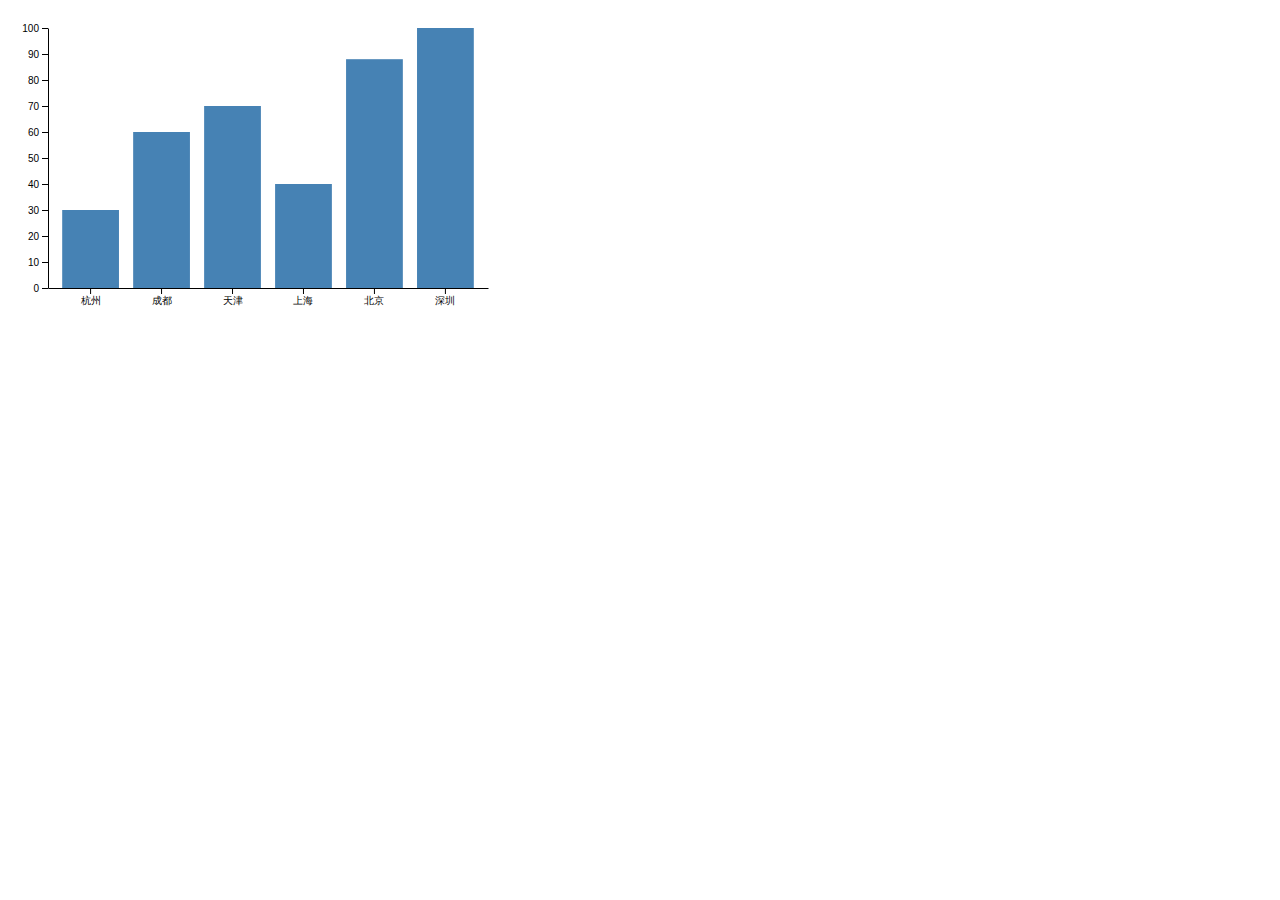
<file: demo-basic-bar/index.html>
<!DOCTYPE html>
<html lang="en">

<head>
    <meta charset="UTF-8">
    <meta name="viewport" content="width=device-width, initial-scale=1.0">
    <title>d3绘制基础柱形图</title>
    <script src="../lib/d3.min.js"></script>
</head>

<body>
    <div id="container"></div>


    <script>
        const height = 300;
        const width = 500;
        const margin = {
            top: 20,
            left: 40,
            right: 20,
            bottom: 20
        };

        const testData = [
            { name: '杭州', value: 30 },
            { name: '成都', value: 60 },
            { name: '天津', value: 70 },
            { name: '上海', value: 40 },
            { name: '北京', value: 88 },
            { name: '深圳', value: 100 }
        ];

        const x = d3.scaleBand().domain(d3.range(testData.length)).range([margin.left, width - margin.right]).padding(0.2);
        const y = d3.scaleLinear().domain([0, d3.max(testData, d => d.value)]).range([height - margin.bottom, margin.top]);

        function xAxis(g, x, offsetY, data) {
            return g.attr('transform', `translate(0, ${offsetY})`)
                .call(d3.axisBottom(x).ticks().tickSizeOuter(0).tickFormat(i => data[i].name));
        }

        function yAxis(g, y, offsetX) {
            return g.attr('transform', `translate(${offsetX}, 0)`)
                .call(d3.axisLeft(y).ticks().tickSizeOuter(0));
        }

        const svg = d3.select('#container').append('svg')
            .attr('height', height)
            .attr('width', width);

        const chart = svg.append('g');
        const gx = chart.append('g');
        const gy = chart.append('g');


        gx.call(xAxis, x, height - margin.bottom, testData);
        gy.call(yAxis, y, margin.left);

        chart.append('g').attr('fill', 'steelblue').selectAll('rect').data(testData).join('rect').transition().duration(500)
            .attr('x', (d, i) => x(i))
            .attr('y', d => y(d.value))
            .attr('height', d => y(0) - y(d.value))
            .attr('width', x.bandwidth());
    </script>
</body>

</html>
</file>
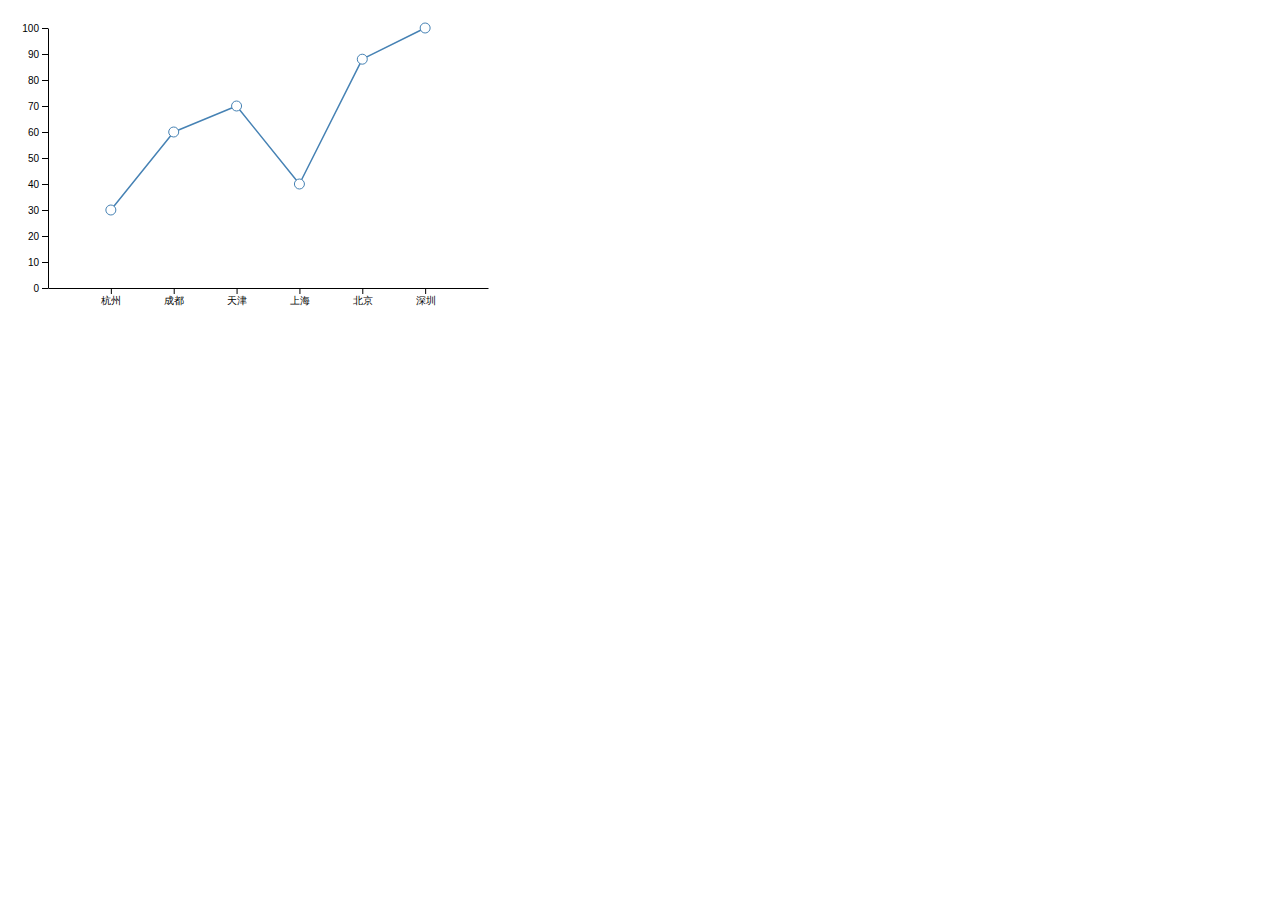
<file: demo-basic-line/index.html>
<!DOCTYPE html>
<html lang="en">

<head>
    <meta charset="UTF-8">
    <meta name="viewport" content="width=device-width, initial-scale=1.0">
    <title>d3绘制基础折线图</title>
    <script src="../lib/d3.min.js"></script>
</head>

<body>
    <div id="container"></div>


    <script>
        const height = 300;
        const width = 500;
        const margin = {
            top: 20,
            left: 40,
            right: 20,
            bottom: 20
        };

        const testData = [
            { name: '杭州', value: 30 },
            { name: '成都', value: 60 },
            { name: '天津', value: 70 },
            { name: '上海', value: 40 },
            { name: '北京', value: 88 },
            { name: '深圳', value: 100 }
        ];

        const x = d3.scaleBand().domain(d3.range(testData.length)).range([margin.left, width - margin.right]).padding(1);
        const y = d3.scaleLinear().domain([0, d3.max(testData, d => d.value)]).range([height - margin.bottom, margin.top]);

        function xAxis(g, x, offsetY, data) {
            return g.attr('transform', `translate(0, ${offsetY})`)
                .call(d3.axisBottom(x).ticks().tickSizeOuter(0).tickFormat(i => data[i].name));
        }

        function yAxis(g, y, offsetX) {
            return g.attr('transform', `translate(${offsetX}, 0)`)
                .call(d3.axisLeft(y).ticks().tickSizeOuter(0));
        }

        const svg = d3.select('#container').append('svg')
            .attr('height', height)
            .attr('width', width);

        const chart = svg.append('g');
        const gx = chart.append('g');
        const gy = chart.append('g');


        gx.call(xAxis, x, height - margin.bottom, testData);
        gy.call(yAxis, y, margin.left);

        const line = d3.line()
            .defined(d => !isNaN(d.value))
            .x((d, i) => x(i))
            .y(d => y(d.value));

        // 折线
        chart.append("path")
            .datum(testData)
            .attr("fill", "none")
            .attr("stroke", "steelblue")
            .attr("stroke-width", 1.5)
            .attr("stroke-linejoin", "round")
            .attr("stroke-linecap", "round")
            .attr("d", line);

        // 折线圆点
        chart.append('g').selectAll('circle').data(testData).join('circle')
            .attr('cx', (d, i) => x(i))
            .attr('cy', d => y(d.value))
            .attr('r', 5)
            .attr('stroke', 'steelblue')
            .attr('fill', '#fff');
    </script>
</body>

</html>
</file>
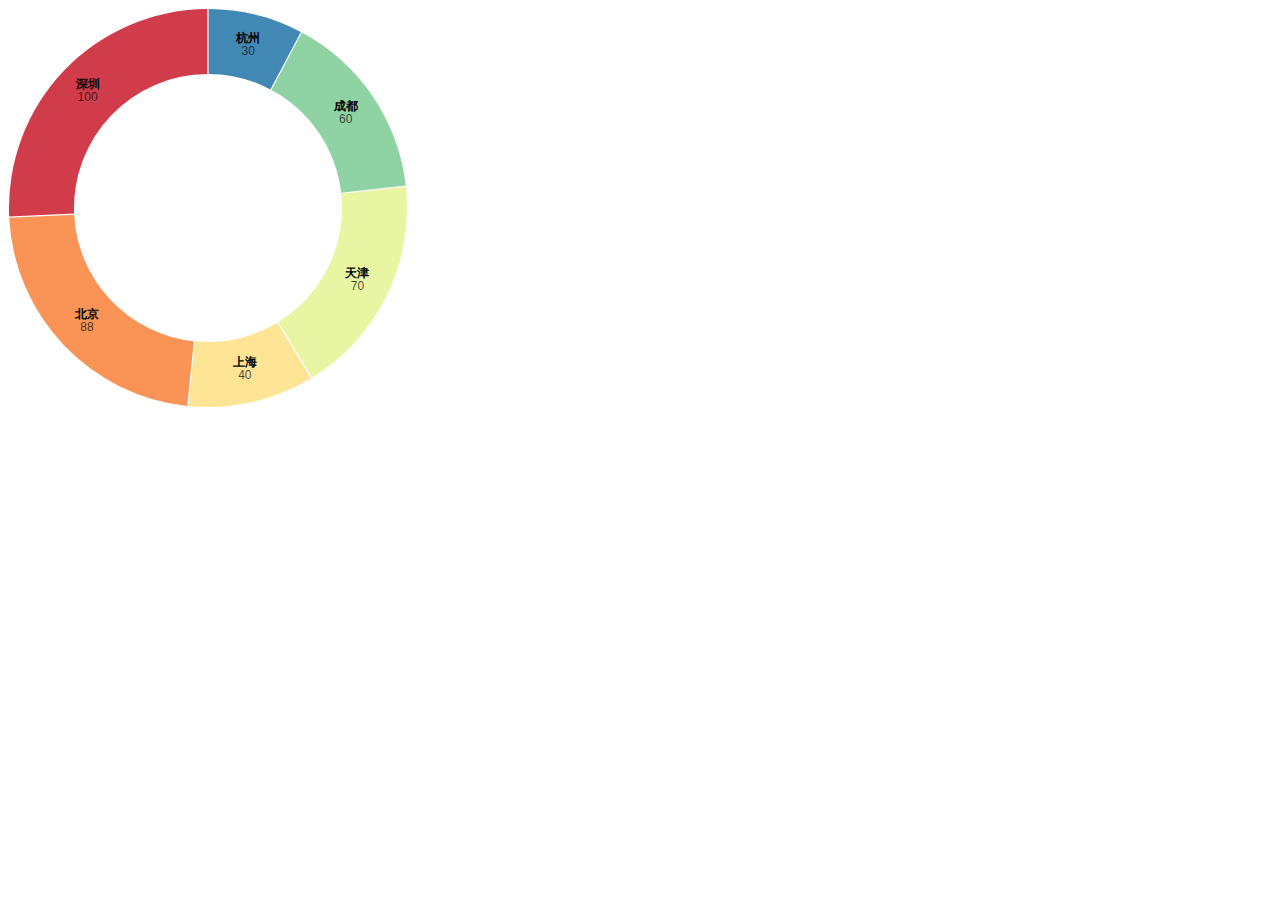
<file: demo-basic-pie/index.html>
<!DOCTYPE html>
<html lang="en">

<head>
    <meta charset="UTF-8">
    <meta name="viewport" content="width=device-width, initial-scale=1.0">
    <title>d3绘制基础扇形图</title>
    <script src="../lib/d3.min.js"></script>
</head>

<body>
    <div id="container"></div>


    <script>
        const height = 400;
        const width = 400;
        const margin = {
            top: 20,
            left: 40,
            right: 20,
            bottom: 20
        };

        const testData = [
            { name: '杭州', value: 30 },
            { name: '成都', value: 60 },
            { name: '天津', value: 70 },
            { name: '上海', value: 40 },
            { name: '北京', value: 88 },
            { name: '深圳', value: 100 },
        ];


        const radius = Math.min(width, height) / 2;

        let arc = d3.arc().innerRadius(radius * 0.67).outerRadius(radius - 1);
        let pie = d3.pie()
            .padAngle(0.005)
            .sort(null)
            .value(d => d.value);
        let color = d3.scaleOrdinal()
            .domain(testData.map(d => d.name))
            .range(d3.quantize(t => d3.interpolateSpectral(t * 0.8 + 0.1), testData.length).reverse());

        const svg = d3.select('#container').append('svg')
            .attr('height', height)
            .attr('width', width);
        const chart = svg.append('g').attr("transform", d => `translate(${width/2},${height/2})`);
        const arcs = pie(testData);

        chart.selectAll("path")
            .data(arcs)
            .join("path")
            .attr("fill", d => color(d.data.name))
            .attr("d", arc)
            .append("title")
            .text(d => `${d.data.name}: ${d.data.value.toLocaleString()}`);

        chart.append("g")
            .attr("font-family", "sans-serif")
            .attr("font-size", 12)
            .attr("text-anchor", "middle")
            .selectAll("text")
            .data(arcs)
            .join("text")
            .attr("transform", d => `translate(${arc.centroid(d)})`)
            .call(text => text.append("tspan")
                .attr("y", "-0.4em")
                .attr("font-weight", "bold")
                .text(d => d.data.name))
            .call(text => text.filter(d => (d.endAngle - d.startAngle) > 0.25).append("tspan")
                .attr("x", 0)
                .attr("y", "0.7em")
                .attr("fill-opacity", 0.7)
                .text(d => d.data.value.toLocaleString()));
    </script>
</body>

</html>
</file>
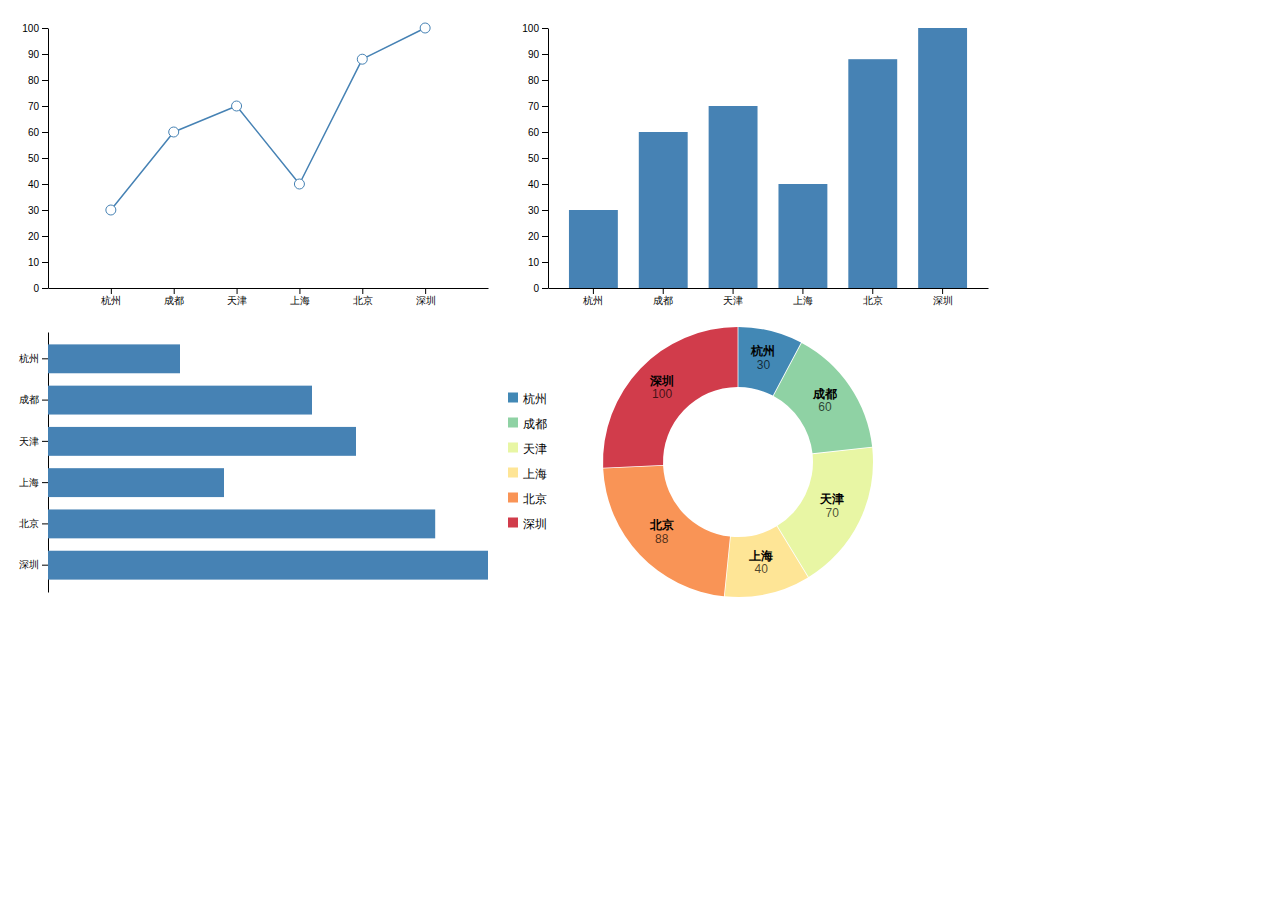
<file: commonDemo.html>
<!DOCTYPE html>
<html lang="en">

<head>
    <meta charset="UTF-8">
    <meta name="viewport" content="width=device-width, initial-scale=1.0">
    <title>通用构造方法验证</title>
    <script src="../lib/d3.min.js"></script>
    <script src="./utils.js"></script>
    <link rel="stylesheet" href="./common.css">
</head>

<body>

    <script>
        let option = {
            xAxis:{
                show: true,
                type: 'category'
            },
            yAxis:{
                show: true,
                type: 'value'
            },
            height: 300,
            width: 500,
            margin:{
                top: 20,
                left: 40,
                right: 20,
                bottom: 20
            },
            data: [
                { name: '杭州', value: 30 },
                { name: '成都', value: 60 },
                { name: '天津', value: 70 },
                { name: '上海', value: 40 },
                { name: '北京', value: 88 },
                { name: '深圳', value: 100 }
            ]
        }

        let barOption = {
            xAxis:{
                show: false,
                type: 'value'
            },
            yAxis:{
                show: true,
                type: 'category'
            },
            height: 300,
            width: 500,
            margin:{
                top: 20,
                left: 40,
                right: 20,
                bottom: 20
            },
            data: [
                { name: '杭州', value: 30 },
                { name: '成都', value: 60 },
                { name: '天津', value: 70 },
                { name: '上海', value: 40 },
                { name: '北京', value: 88 },
                { name: '深圳', value: 100 }
            ]
        }

        let pieOption = {
            height: 300,
            width: 400,
            outerRadius: 0.9,
            innerRadius:0.5,
            tooltipFormatter: (data)=>{
                return `${data.name}:${data.value}`;
            },
            legend:{
                show: true,
                position: 'left',
                width: 60
            },
            data: [
                { name: '杭州', value: 30 },
                { name: '成都', value: 60 },
                { name: '天津', value: 70 },
                { name: '上海', value: 40 },
                { name: '北京', value: 88 },
                { name: '深圳', value: 100 }
            ]
        }

        createBasicLine(option);
        createBasicBar(option);
        createBasicBar(barOption);
        createBasicPie(pieOption);
    </script>
</body>

</html>
</file>
<file: common.css>
/* 公共提示框样式 */
.h-chart-tooltip{
    position: fixed;
    padding: 5px;
    border-radius: 5px;
    background: rgba(0,0,0,.5);
    color:#fff;
    font-size: 12px;
    pointer-events: none;
}

.h-chart{

}

/* 防止文本的移入移出事件，触发提示文本的移除事件 */
.h-chart text{
    pointer-events: none;
}

.h-chart-pie-legend-item{
    font-size: 12px;
}

.h-chart-pie-legend-item:hover{
    opacity: 0.8;
    cursor: pointer;
}

.h-chart-pie-legend-item-title{
    
}
</file>
